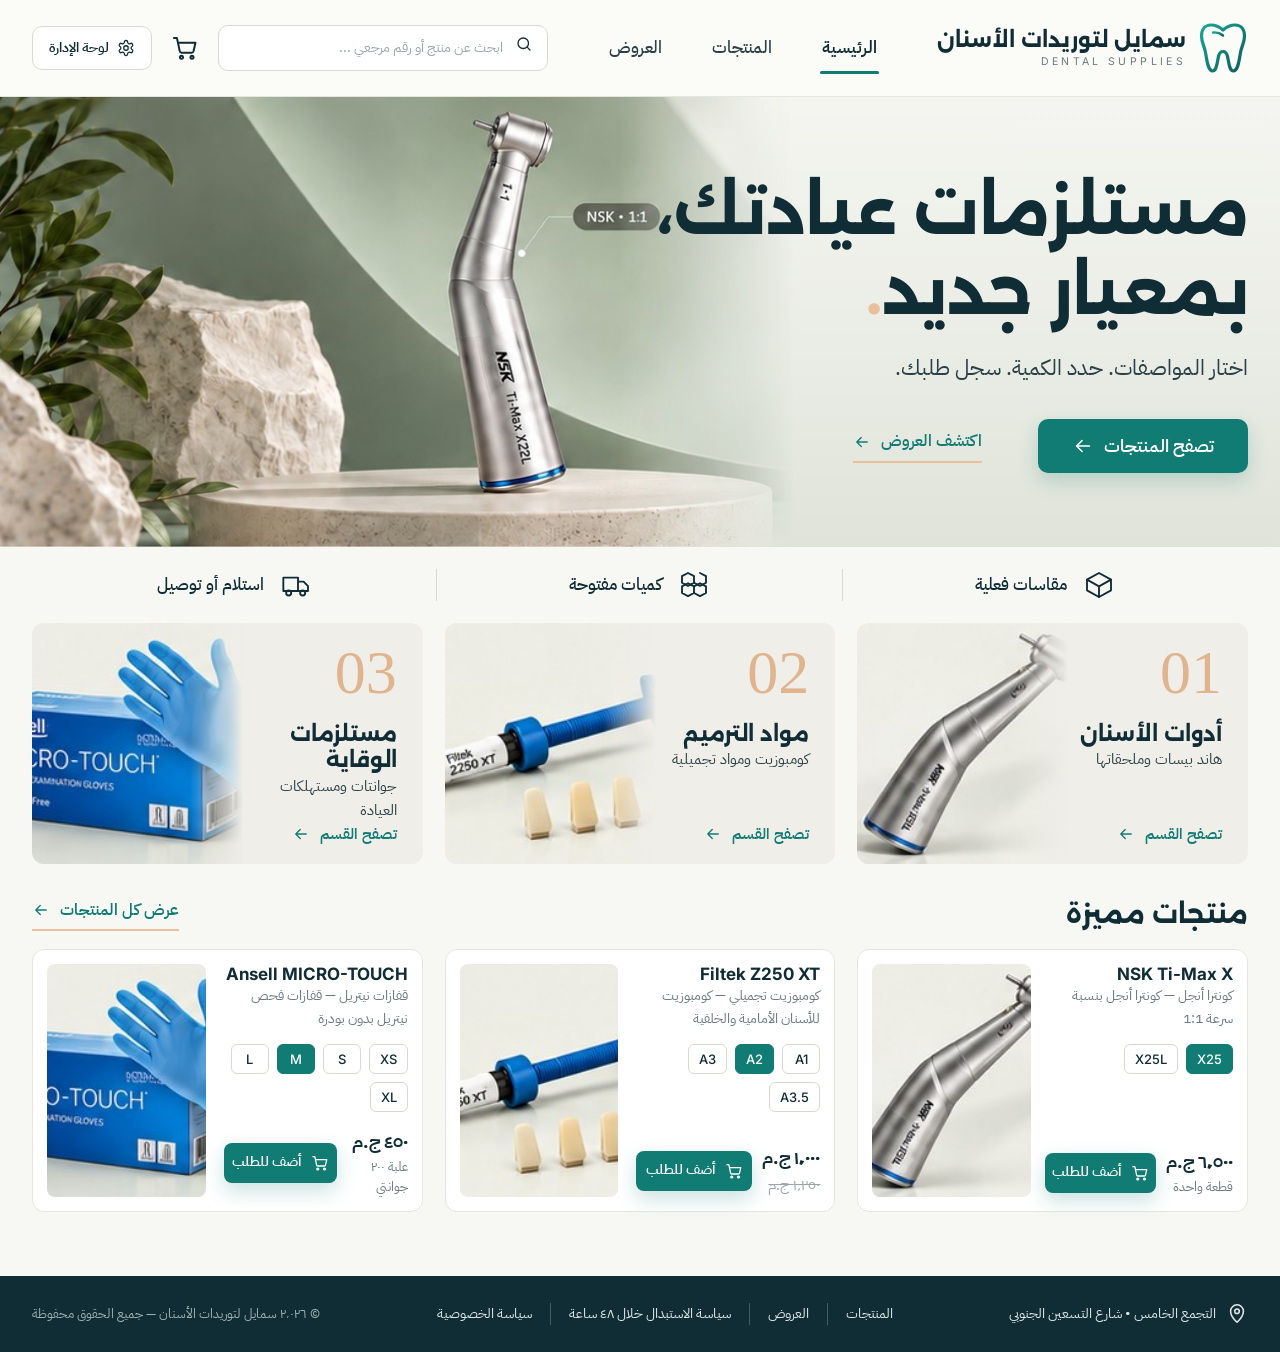
<file: index.html>
<!doctype html>
<html lang="ar" dir="rtl">
<head>
  <meta charset="utf-8">
  <meta name="viewport" content="width=device-width, initial-scale=1">
  <title>سمايل لتوريدات الأسنان</title>
  <meta name="description" content="مستلزمات عيادات الأسنان: أدوات، مواد ترميم ومستلزمات وقاية — استلام من الفرع أو توصيل.">
  <meta name="theme-color" content="#102C35">
  <link rel="icon" type="image/svg+xml" href="assets/images/favicon.svg">
  <link rel="preconnect" href="https://fonts.googleapis.com">
  <link rel="preconnect" href="https://fonts.gstatic.com" crossorigin>
  <link href="https://fonts.googleapis.com/css2?family=Alexandria:wght@400;500;600;700&family=IBM+Plex+Sans+Arabic:wght@400;500;600;700&family=Inter:wght@400;500;600;700&display=swap" rel="stylesheet">
  <link rel="stylesheet" href="assets/css/style.css?v=2">
</head>
<body>
  <div id="app"></div>
  <div class="toasts" id="toasts" aria-live="polite"></div>

  <script src="assets/js/data.js?v=2"></script>
  <script src="assets/js/app.js?v=2"></script>
</body>
</html>
</file>
<file: assets/css/style.css>
/* =========================================================
   سمايل لتوريدات الأسنان — Store styles
   ========================================================= */

/* ---------- Tokens ---------- */
:root {
  --bg: #F7F8F4;
  --surface: #ffffff;
  --ink: #102C35;
  --ink-2: #2a4047;
  --muted: #6b7a7e;
  --line: #e4e7e0;
  --line-2: #d5dbd2;
  --teal: #117C74;
  --teal-d: #0c625c;
  --teal-soft: #e5f0ec;
  --mint: #eef3ef;
  --sage: #e7ebe3;
  --stone: #efefe9;
  --apricot: #EABF9C;
  --apricot-d: #c68a5b;
  --apricot-soft: #f9efe4;
  --blue: #2c5aa0;
  --blue-soft: #e7eefa;
  --red: #b84848;
  --red-soft: #fbebea;
  --r: 14px;
  --r-sm: 10px;
  --shadow: 0 12px 34px rgba(16, 44, 53, .07);
  --shadow-lg: 0 24px 60px rgba(16, 44, 53, .16);
  --f-head: 'Alexandria', 'IBM Plex Sans Arabic', system-ui, sans-serif;
  --f-body: 'IBM Plex Sans Arabic', 'Segoe UI', Tahoma, system-ui, sans-serif;
  --f-lat: 'Inter', 'IBM Plex Sans Arabic', system-ui, sans-serif;
  --container: 1360px;
}

/* ---------- Base ---------- */
*, *::before, *::after { box-sizing: border-box; }
html { scroll-behavior: smooth; }
body {
  margin: 0;
  background: var(--bg);
  color: var(--ink);
  font-family: var(--f-body);
  font-size: 16px;
  line-height: 1.6;
  -webkit-font-smoothing: antialiased;
}
img { max-width: 100%; display: block; }
a { color: inherit; text-decoration: none; }
button, input, select, textarea { font: inherit; color: inherit; }
button { cursor: pointer; background: none; border: 0; padding: 0; }
h1, h2, h3, h4 { font-family: var(--f-head); margin: 0; line-height: 1.25; font-weight: 600; }
p { margin: 0; }
.lat { font-family: var(--f-lat); direction: ltr; unicode-bidi: isolate; }
.container { width: min(var(--container), 100% - 64px); margin-inline: auto; }
.ico { width: 22px; height: 22px; flex: none; fill: none; stroke: currentColor; stroke-width: 1.7; stroke-linecap: round; stroke-linejoin: round; }
.ico.sm { width: 18px; height: 18px; }
.ico.lg { width: 28px; height: 28px; }
.dot { color: var(--apricot); }
.muted { color: var(--muted); }
.sr-only { position: absolute; width: 1px; height: 1px; overflow: hidden; clip: rect(0 0 0 0); white-space: nowrap; }
:focus-visible { outline: 2px solid var(--teal); outline-offset: 2px; }

/* ---------- Buttons ---------- */
.btn {
  display: inline-flex; align-items: center; justify-content: center; gap: 10px;
  height: 50px; padding: 0 28px; border-radius: 10px;
  font-weight: 600; font-size: 16px; transition: .2s ease; white-space: nowrap;
}
.btn-primary { background: var(--teal); color: #fff; box-shadow: 0 8px 20px rgba(17, 124, 116, .22); }
.btn-primary:hover { background: var(--teal-d); }
.btn-outline { border: 1.5px solid var(--ink); color: var(--ink); background: transparent; }
.btn-outline:hover { background: var(--ink); color: #fff; }
.btn-ghost { border: 1px solid var(--line-2); background: var(--surface); }
.btn-ghost:hover { border-color: var(--teal); color: var(--teal); }
.btn-sm { height: 40px; padding: 0 16px; font-size: 14px; border-radius: 8px; }
.btn-block { width: 100%; }
.btn-lg { height: 58px; font-size: 18px; }
.link-arrow {
  display: inline-flex; align-items: center; gap: 10px;
  color: var(--teal); font-weight: 600; padding-bottom: 6px;
  border-bottom: 2px solid var(--apricot);
}
.link-arrow:hover { color: var(--teal-d); }
.icon-btn {
  width: 46px; height: 46px; border-radius: 12px; display: inline-grid; place-items: center;
  position: relative; transition: .2s;
}
.icon-btn:hover { background: var(--mint); }
.icon-btn.boxed { background: var(--stone); }

/* ---------- Header ---------- */
.site-header {
  position: sticky; top: 0; z-index: 40;
  background: rgba(251, 251, 248, .94); backdrop-filter: blur(10px);
  border-bottom: 1px solid var(--line);
}
.header-inner { height: 96px; display: flex; align-items: center; gap: 32px; }
.brand { display: flex; align-items: center; gap: 12px; flex: none; }
.brand-mark { width: 50px; height: 54px; }
.brand-text { display: flex; flex-direction: column; line-height: 1.2; }
.brand-name { font-family: var(--f-head); font-weight: 700; font-size: 21px; }
.brand-sub { font-family: var(--f-lat); font-size: 10.5px; letter-spacing: .32em; color: var(--muted); margin-top: 4px; direction: ltr; text-align: right; }
.main-nav { display: flex; gap: 46px; margin-inline: auto; }
.main-nav a { font-size: 17px; font-weight: 500; padding: 8px 2px; position: relative; color: var(--ink-2); }
.main-nav a::after {
  content: ""; position: absolute; inset-inline: 0; bottom: -4px; height: 3px; border-radius: 3px;
  background: var(--teal); transform: scaleX(0); transition: transform .25s;
}
.main-nav a.active { color: var(--ink); font-weight: 600; }
.main-nav a.active::after, .main-nav a:hover::after { transform: scaleX(1); }
.header-actions { display: flex; align-items: center; gap: 10px; }
.header-search {
  display: flex; align-items: center; gap: 10px; width: 330px; height: 46px;
  border: 1px solid var(--line-2); border-radius: 10px; background: var(--surface); padding: 0 14px;
}
.header-search input { border: 0; outline: 0; flex: 1; background: transparent; font-size: 14px; min-width: 0; }
.header-search input::placeholder { color: #9aa6a8; }
.cart-badge {
  position: absolute; top: 2px; left: 2px; min-width: 20px; height: 20px; padding: 0 5px; border-radius: 999px;
  background: var(--teal); color: #fff; font-size: 11px; font-weight: 700; display: grid; place-items: center;
  font-family: var(--f-lat); border: 2px solid #fbfbf8;
}
.admin-btn {
  display: inline-flex; align-items: center; gap: 8px; height: 44px; padding: 0 16px;
  border: 1px solid var(--line-2); border-radius: 10px; background: var(--surface); font-weight: 600; font-size: 14px;
}
.admin-btn:hover { border-color: var(--teal); color: var(--teal); }
.menu-toggle { display: none; }
.mobile-nav { display: none; }

/* ---------- Footer ---------- */
.site-footer { background: var(--ink); color: #dfe8e6; margin-top: 64px; }
.footer-inner { display: flex; align-items: center; gap: 28px; min-height: 76px; padding-block: 18px; flex-wrap: wrap; font-size: 14px; }
.footer-loc { display: inline-flex; align-items: center; gap: 10px; }
.footer-links { display: flex; gap: 0; margin-inline: auto; flex-wrap: wrap; }
.footer-links a { padding: 0 18px; border-inline-start: 1px solid rgba(255, 255, 255, .22); }
.footer-links a:first-child { border: 0; }
.footer-links a:hover { color: var(--apricot); }
.footer-copy { color: #9fb2b1; font-size: 13px; }

/* ---------- Page heads ---------- */
.page { padding-top: 34px; }
.breadcrumb { display: flex; align-items: center; gap: 8px; font-size: 14px; color: var(--muted); flex-wrap: wrap; }
.breadcrumb a:hover { color: var(--teal); }
.breadcrumb .ico { width: 14px; height: 14px; }
.page-title { font-size: 46px; font-weight: 700; margin-top: 14px; }
.section-title { font-size: 26px; font-weight: 700; }
.section-head { display: flex; align-items: center; justify-content: space-between; gap: 16px; margin-bottom: 18px; }

/* ---------- Home: hero ---------- */
.hero {
  position: relative; overflow: hidden; min-height: 450px;
  background: linear-gradient(180deg, #f4f5f0 0%, #e9ece4 60%, #dfe3d9 100%);
}
.hero-media {
  position: absolute; inset-block: 0; left: 0; width: 62%;
  background: url(../images/hero-handpiece.jpg) left center / cover no-repeat;
  -webkit-mask-image: linear-gradient(to left, transparent 0%, #000 22%);
          mask-image: linear-gradient(to left, transparent 0%, #000 22%);
}
.hero-inner { position: relative; min-height: 450px; display: flex; align-items: center; }
.hero-copy { max-width: 660px; padding-block: 56px; }
.hero h1 { font-size: 66px; font-weight: 700; line-height: 1.22; letter-spacing: -.5px; }
.hero p { font-size: 22px; color: var(--ink-2); margin-top: 18px; }
.hero-cta { display: flex; align-items: center; gap: 56px; margin-top: 34px; flex-wrap: wrap; }
.hero-cta .btn { height: 54px; padding: 0 34px; font-size: 18px; }

.features-strip { display: grid; grid-template-columns: repeat(3, 1fr); padding-block: 22px; }
.features-strip .feat { display: flex; align-items: center; justify-content: center; gap: 16px; font-size: 17px; font-weight: 500; }
.features-strip .feat + .feat { border-inline-start: 1px solid var(--line-2); }
.features-strip .ico { width: 32px; height: 32px; stroke-width: 1.4; }

/* ---------- Home: categories ---------- */
.cat-grid { display: grid; grid-template-columns: repeat(3, 1fr); gap: 22px; }
.cat-card {
  position: relative; display: flex; align-items: stretch; min-height: 196px; overflow: hidden;
  background: #efeee8; border-radius: 12px; transition: .25s;
}
.cat-card:hover { transform: translateY(-3px); box-shadow: var(--shadow); }
.cat-card .cat-info { position: relative; z-index: 1; padding: 18px 26px 18px 0; display: flex; flex-direction: column; flex: 1; }
.cat-num { font-family: Georgia, 'Times New Roman', serif; font-size: 62px; line-height: 1; color: #dfb48e; }
.cat-card h3 { font-size: 21px; font-weight: 700; margin-top: 18px; }
.cat-card p { color: var(--ink-2); font-size: 15px; }
.cat-card .link-arrow { border: 0; padding: 0; margin-top: auto; font-size: 15px; }
.cat-card .cat-img { width: 54%; flex: none; object-fit: cover; -webkit-mask-image: linear-gradient(to left, transparent, #000 25%); mask-image: linear-gradient(to left, transparent, #000 25%); }

/* ---------- Product chips / variants ---------- */
.chips { display: flex; flex-wrap: wrap; gap: 8px; }
.chip {
  min-width: 38px; height: 30px; padding: 0 10px; border-radius: 6px;
  border: 1px solid var(--line-2); background: var(--surface); font-family: var(--f-lat); font-size: 13px; font-weight: 500;
  display: inline-grid; place-items: center; transition: .15s;
}
button.chip:hover { border-color: var(--teal); color: var(--teal); }
.chip.active { background: var(--teal); border-color: var(--teal); color: #fff; }
.chip.static { background: var(--stone); border-color: transparent; }

/* ---------- Home: featured ---------- */
.feat-grid { display: grid; grid-template-columns: repeat(3, 1fr); gap: 22px; }
.feat-card {
  display: flex; gap: 18px; padding: 14px; background: var(--surface); border: 1px solid var(--line); border-radius: 12px;
}
.feat-card .fc-info { flex: 1; display: flex; flex-direction: column; min-width: 0; }
.feat-card h3 { font-family: var(--f-lat); font-size: 17px; font-weight: 700; direction: ltr; text-align: right; }
.feat-card .fc-sub { color: var(--muted); font-size: 14px; }
.feat-card .chips { margin-top: 14px; }
.feat-card .fc-foot { display: flex; align-items: center; justify-content: space-between; gap: 10px; margin-top: auto; padding-top: 16px; }
.feat-card .fc-img { width: 44%; flex: none; border-radius: 8px; overflow: hidden; background: var(--sage); }
.feat-card .fc-img img { width: 100%; height: 100%; object-fit: cover; min-height: 150px; }
.price { font-weight: 700; font-size: 18px; white-space: nowrap; }
.price-old { color: #9aa5a6; text-decoration: line-through; font-size: 15px; white-space: nowrap; }
.price-note { color: var(--muted); font-size: 12.5px; }

/* ---------- Catalog ---------- */
.catalog-banner { position: relative; overflow: hidden; background: #f5f6f2; min-height: 168px; }
.catalog-banner::before {
  content: ""; position: absolute; inset-block: 0; left: 0; width: 72%;
  background: url(../images/catalog-banner.jpg) left center / cover no-repeat;
  -webkit-mask-image: linear-gradient(to left, transparent, #000 35%); mask-image: linear-gradient(to left, transparent, #000 35%);
}
.catalog-banner .container { position: relative; padding-block: 30px 22px; }
.catalog-banner .page-title { margin-top: 10px; }
.catalog-banner .count { color: var(--ink-2); margin-top: 4px; }
.catalog-layout { display: grid; grid-template-columns: 286px 1fr; gap: 30px; margin-top: 18px; align-items: start; }
.side-card { background: var(--surface); border: 1px solid var(--line); border-radius: 12px; padding: 20px 14px; position: sticky; top: 116px; }
.side-card h3 { display: flex; align-items: center; gap: 12px; font-size: 18px; padding: 4px 10px 16px; }
.cat-list { list-style: none; margin: 0; padding: 0; display: grid; gap: 4px; }
.cat-list button {
  width: 100%; display: flex; align-items: center; gap: 14px; padding: 12px 14px; border-radius: 8px; font-size: 15.5px; text-align: right;
}
.cat-list button:hover { background: var(--mint); }
.cat-list button.active { background: var(--teal-soft); font-weight: 600; }
.cat-list .cnt { margin-inline-start: auto; font-size: 13px; color: var(--muted); font-family: var(--f-lat); }
.side-sep { height: 1px; background: var(--line); margin: 16px 10px; }
.toggle-row { display: flex; align-items: center; gap: 14px; padding: 6px 14px; cursor: pointer; font-size: 15.5px; }
.toggle-row .switch { margin-inline-start: auto; }
.switch { position: relative; width: 48px; height: 26px; flex: none; }
.switch input { position: absolute; opacity: 0; inset: 0; cursor: pointer; margin: 0; }
.switch span { position: absolute; inset: 0; background: #dfe3dd; border-radius: 999px; transition: .2s; pointer-events: none; }
.switch span::after { content: ""; position: absolute; top: 3px; right: 3px; width: 20px; height: 20px; border-radius: 50%; background: #fff; box-shadow: 0 1px 3px rgba(0,0,0,.2); transition: .2s; }
.switch input:checked + span { background: var(--teal); }
.switch input:checked + span::after { transform: translateX(-22px); }

.catalog-tools { display: flex; gap: 16px; margin-bottom: 20px; }
.search-box {
  flex: 1; display: flex; align-items: center; gap: 12px; height: 50px; padding: 0 16px;
  background: var(--surface); border: 1px solid var(--line-2); border-radius: 10px;
}
.search-box input { flex: 1; border: 0; outline: 0; background: transparent; min-width: 0; }
.select {
  height: 50px; padding: 0 16px 0 40px; border: 1px solid var(--line-2); border-radius: 10px; background: var(--surface);
  appearance: none; -webkit-appearance: none; min-width: 220px; cursor: pointer;
  background-image: url("data:image/svg+xml,%3Csvg xmlns='http://www.w3.org/2000/svg' viewBox='0 0 24 24' fill='none' stroke='%23102C35' stroke-width='2' stroke-linecap='round'%3E%3Cpath d='m6 9 6 6 6-6'/%3E%3C/svg%3E");
  background-repeat: no-repeat; background-size: 18px; background-position: left 14px center;
}
.prod-grid { display: grid; grid-template-columns: repeat(3, 1fr); gap: 22px; }
.prod-card {
  display: flex; flex-direction: column; background: var(--surface); border: 1px solid var(--line); border-radius: 12px; padding: 8px 8px 16px; transition: .25s;
}
.prod-card:hover { box-shadow: var(--shadow); transform: translateY(-3px); }
.prod-card .pc-img { position: relative; border-radius: 8px; overflow: hidden; aspect-ratio: 1.24; background: var(--sage); }
.prod-card .pc-img img { width: 100%; height: 100%; object-fit: cover; transition: transform .5s; }
.prod-card:hover .pc-img img { transform: scale(1.04); }
.badge-offer {
  position: absolute; top: 12px; left: 12px; display: inline-flex; align-items: center; gap: 6px;
  background: var(--apricot-soft); color: var(--ink); font-weight: 600; font-size: 13px; padding: 5px 12px; border-radius: 999px; border: 1px solid #f0d2b6;
}
.prod-card .pc-body { padding: 14px 8px 0; display: flex; flex-direction: column; flex: 1; }
.tag { display: inline-block; align-self: flex-start; background: var(--mint); color: var(--teal-d); font-size: 12.5px; padding: 2px 12px; border-radius: 999px; }
.prod-card .pc-brand { font-family: var(--f-lat); font-weight: 700; margin-top: 12px; }
.prod-card h3 { font-size: 21px; font-weight: 700; }
.prod-card .pc-model { font-family: var(--f-lat); color: var(--ink-2); direction: ltr; text-align: right; }
.prod-card .chips { margin-top: 12px; }
.prod-card .pc-price { display: flex; align-items: flex-end; justify-content: space-between; margin-top: 18px; min-height: 48px; }
.prod-card .pc-price .price { font-size: 22px; }
.prod-card .btn { margin-top: 16px; }
.empty { text-align: center; padding: 60px 20px; color: var(--muted); background: var(--surface); border: 1px dashed var(--line-2); border-radius: 12px; }
.empty .ico { width: 42px; height: 42px; margin: 0 auto 10px; color: var(--teal); }
.help-strip {
  display: grid; grid-template-columns: 1fr 1fr; margin-top: 30px; padding: 20px; background: var(--surface); border: 1px solid var(--line); border-radius: 12px;
}
.help-strip a { display: flex; align-items: center; justify-content: center; gap: 16px; }
.help-strip a + a { border-inline-start: 1px solid var(--line); }
.help-strip strong { display: block; font-family: var(--f-head); font-weight: 600; }
.help-strip small { color: var(--muted); }

/* ---------- Product detail ---------- */
.pd-layout { display: grid; grid-template-columns: 480px 1fr; gap: 34px; margin-top: 24px; align-items: start; }
.pd-gallery .pd-main { border-radius: 14px; overflow: hidden; aspect-ratio: 1.24; background: var(--sage); }
.pd-gallery .pd-main img { width: 100%; height: 100%; object-fit: cover; }
.pd-thumbs { display: flex; gap: 12px; margin-top: 14px; }
.pd-thumbs button { flex: 1 1 0; max-width: 168px; min-width: 0; aspect-ratio: 1.32; border-radius: 10px; overflow: hidden; border: 2px solid transparent; opacity: .85; transition: .2s; }
.pd-thumbs button img { width: 100%; height: 100%; object-fit: cover; }
.pd-thumbs button.active { border-color: var(--teal); opacity: 1; box-shadow: 0 0 0 3px rgba(17, 124, 116, .14); }
.pd-brand { font-family: var(--f-lat); color: var(--teal); font-weight: 700; font-size: 22px; margin-top: 18px; border-bottom: 2px solid var(--teal); display: inline-block; line-height: 1.2; }
.pd-info h1 { font-size: 38px; font-weight: 700; margin-top: 8px; }
.pd-model { font-family: var(--f-lat); font-size: 28px; font-weight: 500; direction: ltr; text-align: right; }
.pd-desc { color: var(--ink-2); margin-top: 14px; padding-bottom: 18px; border-bottom: 1px solid var(--line); }
.pd-price { display: flex; align-items: baseline; gap: 14px; margin-top: 16px; }
.pd-price .price { font-size: 32px; }
.pd-unit { color: var(--ink-2); font-size: 14px; }
.field-label { font-weight: 600; margin: 18px 0 10px; display: block; }
.variant-row { display: flex; flex-wrap: wrap; gap: 10px; }
.variant-btn {
  min-width: 82px; height: 46px; padding: 0 18px; border: 1px solid var(--line-2); border-radius: 8px; background: var(--surface);
  font-family: var(--f-lat); font-weight: 500; transition: .15s;
}
.variant-btn:hover { border-color: var(--teal); }
.variant-btn.active { background: var(--teal); border-color: var(--teal); color: #fff; }
.variant-note { font-size: 13px; color: var(--muted); margin-top: 8px; }
.qty-row { display: flex; align-items: center; justify-content: space-between; margin-top: 18px; }
.qty { display: inline-flex; align-items: center; border: 1px solid var(--line-2); border-radius: 10px; background: var(--surface); height: 46px; overflow: hidden; }
.qty button { width: 44px; height: 100%; display: grid; place-items: center; }
.qty button:hover { background: var(--mint); }
.qty input { width: 56px; text-align: center; border: 0; outline: 0; background: transparent; font-family: var(--f-lat); font-weight: 600; -moz-appearance: textfield; }
.qty input::-webkit-outer-spin-button, .qty input::-webkit-inner-spin-button { -webkit-appearance: none; margin: 0; }
.qty.lg { width: 190px; justify-content: space-between; }
.qty.sm { height: 42px; }
.qty.sm button { width: 38px; }
.qty.sm input { width: 46px; }
.note-box {
  display: flex; align-items: center; gap: 14px; padding: 14px 18px; border-radius: 10px; font-size: 14.5px;
  background: var(--apricot-soft); border: 1px solid #f0dcc6;
}
.note-box.mint { background: var(--mint); border-color: #d9e7df; color: var(--teal-d); }
.accordion { border: 1px solid var(--line); border-radius: 10px; background: var(--surface); margin-top: 18px; overflow: hidden; }
.acc-item + .acc-item { border-top: 1px solid var(--line); }
.acc-head { width: 100%; display: flex; align-items: center; gap: 14px; padding: 16px 20px; font-weight: 600; font-size: 16px; }
.acc-head .chev { margin-inline-start: auto; transition: transform .25s; }
.acc-item.open .chev { transform: rotate(180deg); }
.acc-body { display: none; padding: 0 20px 18px 20px; padding-inline-start: 56px; color: var(--ink-2); font-size: 15px; }
.acc-item.open .acc-body { display: block; }
.acc-body ul { margin: 0; padding-inline-start: 18px; }

/* ---------- Offers ---------- */
.offer-hero {
  position: relative; display: grid; grid-template-columns: 1fr 1fr; min-height: 370px; margin-top: 12px; border-radius: 6px; overflow: hidden;
  background: linear-gradient(135deg, #17363b 0%, #102C35 70%);
  color: #fff;
}
.offer-hero .oh-media { background: url(../images/offer-banner.jpg) left center / cover no-repeat; -webkit-mask-image: linear-gradient(to left, transparent 0, #000 30%); mask-image: linear-gradient(to left, transparent 0, #000 30%); order: 2; }
.offer-hero .oh-copy { padding: 54px 60px; display: flex; flex-direction: column; justify-content: center; }
.offer-hero h1 { font-size: 52px; font-weight: 700; }
.offer-hero p { font-size: 22px; color: #e0ebe8; margin-top: 6px; }
.offer-hero .gold { color: var(--apricot); font-weight: 600; font-size: 18px; margin-top: 10px; }
.oh-deal { display: flex; align-items: center; gap: 26px; margin-top: 26px; }
.oh-pct { font-family: var(--f-head); font-weight: 600; color: var(--apricot); font-size: 76px; line-height: 1; padding-inline: 26px; border-inline: 1px solid rgba(255,255,255,.25); }
.oh-deal small { font-size: 18px; color: #e0ebe8; line-height: 1.4; }
.center-head { text-align: center; margin: 40px 0 26px; }
.center-head h2 { font-size: 44px; font-weight: 700; }
.gold-line { display: flex; align-items: center; justify-content: center; gap: 24px; color: var(--apricot-d); font-family: var(--f-head); font-weight: 600; font-size: 22px; margin-top: 6px; }
.gold-line::before, .gold-line::after { content: ""; width: 120px; height: 1px; background: var(--apricot); }
.offer-card {
  display: grid; grid-template-columns: 280px 1fr minmax(0, 560px); gap: 28px; align-items: center;
  background: var(--surface); border: 1px solid var(--line); border-radius: 12px; padding: 14px; margin-bottom: 18px;
}
.offer-card .oc-price { padding: 10px 18px; border-inline-end: 1px solid var(--line); display: flex; flex-direction: column; gap: 6px; }
.offer-card .oc-price .lbl { color: var(--ink-2); font-size: 15px; }
.offer-card .oc-price .price-old { font-size: 20px; text-decoration-color: var(--red); }
.offer-card .oc-price .price { font-size: 34px; color: var(--teal); }
.offer-card .oc-price .btn { margin-top: 10px; }
.offer-card .oc-brand { font-family: var(--f-lat); font-weight: 800; color: #d42a2a; font-size: 24px; letter-spacing: -1px; }
.offer-card .oc-brand.plain { color: var(--teal); letter-spacing: 0; }
.offer-card h3 { font-family: var(--f-lat); font-size: 32px; font-weight: 700; direction: ltr; text-align: right; }
.offer-card .oc-desc { color: var(--ink-2); font-size: 17px; }
.offer-card .oc-img { border-radius: 8px; overflow: hidden; height: 244px; }
.offer-card .oc-img img { width: 100%; height: 100%; object-fit: cover; }
.shade-row { display: flex; gap: 10px; margin-top: 16px; flex-wrap: wrap; }
.shade {
  width: 84px; height: 92px; border: 1px solid var(--line-2); border-radius: 8px; display: flex; flex-direction: column; align-items: center; justify-content: center; gap: 6px; background: var(--surface); transition: .15s;
}
.shade:hover, .shade.active { border-color: var(--teal); box-shadow: 0 0 0 2px rgba(17,124,116,.15); }
.shade-tooth { width: 28px; height: 36px; border-radius: 40% 40% 46% 46% / 30% 30% 70% 70%; box-shadow: inset 0 -6px 8px rgba(0,0,0,.08); }
.shade span { font-family: var(--f-lat); font-size: 13px; }
.info-strip {
  display: flex; align-items: center; justify-content: center; gap: 22px; text-align: center; padding: 24px; margin-top: 14px;
  background: var(--sage); border-radius: 12px;
}
.info-strip .circ { width: 50px; height: 50px; border-radius: 50%; background: var(--apricot); display: grid; place-items: center; flex: none; }
.info-strip strong { font-family: var(--f-head); font-size: 20px; font-weight: 600; display: block; }
.info-strip small { color: var(--ink-2); font-size: 14px; }

/* ---------- Cart ---------- */
.cart-layout { display: grid; grid-template-columns: 1fr 412px; gap: 30px; align-items: start; margin-top: 8px; }
.cart-count { font-size: 18px; margin-top: 4px; }
.cart-list { display: grid; gap: 16px; }
.cart-item {
  display: grid; grid-template-columns: 200px 1fr auto; gap: 26px; padding: 12px; padding-inline-end: 24px;
  background: var(--surface); border: 1px solid var(--line); border-radius: 12px; align-items: center;
}
.cart-item .ci-img { border-radius: 8px; overflow: hidden; height: 166px; background: var(--sage); }
.cart-item .ci-img img { width: 100%; height: 100%; object-fit: cover; }
.cart-item h3 { font-size: 19px; font-weight: 700; }
.cart-item .ci-sub { color: var(--muted); font-size: 14.5px; }
.ci-row { display: flex; align-items: center; gap: 34px; margin-top: 16px; flex-wrap: wrap; }
.ci-variant { height: 42px; min-width: 180px; }
.ci-unit small, .ci-total small { display: block; color: var(--muted); font-size: 13px; }
.ci-unit strong, .ci-total strong { font-size: 18px; }
.ci-total { margin-inline-start: auto; text-align: left; }
.ci-note { font-size: 13px; color: var(--muted); margin-top: 6px; }
.remove-btn { align-self: start; width: 34px; height: 34px; display: grid; place-items: center; border-radius: 8px; color: var(--muted); }
.remove-btn:hover { background: var(--red-soft); color: var(--red); }
.summary-card { background: var(--surface); border: 1px solid var(--line); border-radius: 14px; padding: 30px; box-shadow: var(--shadow); position: sticky; top: 116px; }
.summary-card h2 { font-size: 24px; margin-bottom: 18px; }
.sum-row { display: flex; justify-content: space-between; align-items: center; padding: 16px 0; border-bottom: 1px solid var(--line); font-size: 16px; }
.sum-row strong { font-size: 19px; }
.sum-row.total { border: 0; font-weight: 700; }
.sum-row.total strong { font-size: 24px; }
.summary-card .btn { margin-top: 10px; }
.summary-card .note-box { margin-top: 16px; }
.summary-card .continue { display: flex; justify-content: center; gap: 10px; color: var(--teal); font-weight: 600; margin-top: 16px; padding-top: 18px; border-top: 1px solid var(--line); }
.trust-strip { background: #f1f2ed; margin-top: 30px; }
.trust-strip .container { display: grid; grid-template-columns: repeat(4, 1fr); padding-block: 26px; }
.trust { display: flex; align-items: center; justify-content: center; gap: 16px; }
.trust + .trust { border-inline-start: 1px solid var(--line-2); }
.trust .ico { width: 36px; height: 36px; stroke-width: 1.4; }
.trust strong { display: block; font-family: var(--f-head); font-weight: 600; }
.trust small { color: var(--muted); font-size: 13.5px; }

/* ---------- Checkout ---------- */
.checkout-top { position: relative; text-align: center; padding-top: 30px; }
.checkout-top h1 { font-size: 44px; font-weight: 700; }
.checkout-tooth { position: absolute; top: 0; left: 0; width: 240px; height: 210px; border-radius: 0 0 0 0; object-fit: cover; -webkit-mask-image: radial-gradient(ellipse at 60% 40%, #000 55%, transparent 75%); mask-image: radial-gradient(ellipse at 60% 40%, #000 55%, transparent 75%); }
.checkout-tag { position: absolute; top: 60px; right: 0; text-align: right; color: var(--ink-2); border-inline-start: 3px solid var(--apricot); padding-inline-start: 14px; font-size: 15px; line-height: 1.6; }
.stepper { display: flex; align-items: flex-start; justify-content: center; gap: 0; margin: 22px auto 36px; max-width: 560px; }
.step { display: flex; flex-direction: column; align-items: center; gap: 8px; width: 120px; font-size: 15px; color: var(--muted); position: relative; }
.step .circle { width: 34px; height: 34px; border-radius: 50%; display: grid; place-items: center; background: var(--stone); color: var(--muted); border: 2px solid transparent; }
.step.done .circle { background: var(--teal-soft); color: var(--teal); }
.step.current .circle { background: #fff; border-color: var(--teal); color: var(--teal); box-shadow: 0 0 0 4px var(--teal-soft); }
.step.done, .step.current { color: var(--ink); font-weight: 600; }
.step-line { flex: 1; height: 2px; margin-top: 17px; background: var(--teal); }
.step-line.pending { background: none; border-top: 2px dotted var(--line-2); }
.checkout-layout { display: grid; grid-template-columns: 1.25fr 1fr; gap: 30px; align-items: start; }
.panel { background: var(--surface); border: 1px solid var(--line); border-radius: 14px; padding: 28px; }
.panel h2 { font-size: 26px; margin-bottom: 22px; }
.method-row { display: grid; grid-template-columns: 1fr 1fr; gap: 16px; margin-bottom: 20px; }
.method {
  display: flex; align-items: center; gap: 16px; padding: 18px 20px; border: 1px solid var(--line-2); border-radius: 10px; cursor: pointer; transition: .2s; background: var(--surface);
}
.method input { position: absolute; opacity: 0; pointer-events: none; }
.method .radio { width: 24px; height: 24px; border-radius: 50%; border: 2px solid var(--line-2); margin-inline-start: auto; flex: none; position: relative; }
.method strong { display: block; font-size: 17px; }
.method small { color: var(--muted); }
.method .ico { width: 34px; height: 34px; stroke-width: 1.4; }
.method.active { border-color: var(--teal); background: #f2f8f6; box-shadow: 0 0 0 1px var(--teal); }
.method.active .radio { border-color: var(--teal); }
.method.active .radio::after { content: ""; position: absolute; inset: 4px; border-radius: 50%; background: var(--teal); }
.form-grid { display: grid; grid-template-columns: 1fr 1fr; gap: 18px 16px; }
.form-grid .full { grid-column: 1 / -1; }
.field label { display: block; font-weight: 600; margin-bottom: 8px; }
.field label small { font-weight: 400; color: var(--muted); }
.input, .textarea {
  width: 100%; height: 50px; padding: 0 16px; border: 1px solid var(--line-2); border-radius: 8px; background: var(--surface); outline: 0; transition: .2s;
}
.textarea { height: auto; min-height: 80px; padding: 12px 16px; resize: vertical; }
.input:focus, .textarea:focus, .select:focus { border-color: var(--teal); box-shadow: 0 0 0 3px rgba(17,124,116,.12); }
.input::placeholder, .textarea::placeholder { color: #a0aaab; }
.field.error .input, .field.error .textarea, .field.error .select { border-color: var(--red); }
.field .err { display: none; color: var(--red); font-size: 13px; margin-top: 6px; }
.field.error .err { display: block; }
.field .select { width: 100%; }
.check-row { display: flex; align-items: center; gap: 12px; margin: 22px 0 18px; font-size: 15px; cursor: pointer; }
.check-row input { width: 22px; height: 22px; accent-color: var(--teal); flex: none; }
.check-row a { color: var(--teal); text-decoration: underline; }
.check-row.error { color: var(--red); }
.co-items { display: grid; gap: 12px; }
.co-item { display: grid; grid-template-columns: 50px 1fr 160px; gap: 16px; align-items: center; background: #f5f6f2; border-radius: 10px; padding: 10px; }
.co-item .qtyx { font-family: var(--f-lat); text-align: center; }
.co-item h4 { font-size: 16px; font-weight: 700; }
.co-item .meta { color: var(--ink-2); font-size: 14px; }
.co-item .price { color: var(--teal); font-size: 17px; }
.co-item img { width: 100%; height: 108px; object-fit: cover; border-radius: 8px; }
.co-total { background: var(--apricot-soft); border-radius: 10px; padding: 18px 20px; display: flex; justify-content: space-between; align-items: center; margin-top: 8px; }
.co-total strong { font-size: 24px; }
.co-total span { font-weight: 700; font-size: 18px; }

/* ---------- Confirmation ---------- */
.confirm-wrap { position: relative; overflow: hidden; padding: 34px 0 20px; }
.confirm-side { position: absolute; top: 0; height: 100%; width: 28%; object-fit: cover; pointer-events: none; }
.confirm-side.left { left: 0; -webkit-mask-image: linear-gradient(to left, transparent, #000 40%); mask-image: linear-gradient(to left, transparent, #000 40%); }
.confirm-side.right { right: 0; -webkit-mask-image: linear-gradient(to right, transparent, #000 40%); mask-image: linear-gradient(to right, transparent, #000 40%); }
.confirm-center { position: relative; z-index: 1; max-width: 650px; margin: 0 auto; text-align: center; }
.check-badge { width: 100px; height: 100px; margin: 0 auto; border-radius: 28px; background: var(--sage); display: grid; place-items: center; }
.check-badge div { width: 64px; height: 64px; border-radius: 50%; border: 3px solid var(--teal); display: grid; place-items: center; color: var(--teal); }
.check-badge .ico { width: 34px; height: 34px; stroke-width: 2.4; }
.confirm-center h1 { font-size: 40px; font-weight: 700; margin-top: 22px; }
.confirm-center > p { font-size: 20px; color: var(--ink-2); margin-top: 4px; }
.order-no { display: inline-flex; gap: 10px; background: var(--sage); border-radius: 8px; padding: 8px 20px; margin-top: 16px; font-weight: 600; }
.confirm-card { background: rgba(255,255,255,.96); border: 1px solid var(--line); border-radius: 16px; padding: 24px; margin-top: 22px; text-align: right; box-shadow: var(--shadow); }
.confirm-card h2 { font-size: 18px; margin-bottom: 10px; }
.mini-table { width: 100%; border-collapse: collapse; font-size: 14.5px; }
.mini-table th { font-weight: 500; color: var(--muted); font-size: 13px; text-align: right; padding: 6px 4px; border-bottom: 1px solid var(--line); }
.mini-table td { padding: 10px 4px; border-bottom: 1px solid var(--line); vertical-align: middle; }
.mini-table .pcell { display: flex; align-items: center; gap: 12px; }
.mini-table .pcell img { width: 96px; height: 52px; object-fit: cover; border-radius: 6px; }
.mini-table .pcell strong { font-family: var(--f-lat); display: block; font-size: 14px; }
.mini-table .pcell small { color: var(--ink-2); }
.mini-table .num { font-family: var(--f-lat); text-align: center; }
.total-bar { display: flex; justify-content: space-between; align-items: center; background: var(--sage); border-radius: 8px; padding: 14px 20px; margin-top: 14px; font-weight: 700; }
.total-bar strong { font-size: 21px; }
.method-line { display: flex; align-items: center; gap: 12px; margin-top: 20px; }
.method-line strong { display: block; }
.method-line small { color: var(--ink-2); }
.progress { display: grid; grid-template-columns: repeat(3, 1fr); margin-top: 22px; position: relative; text-align: center; }
.progress::before { content: ""; position: absolute; top: 11px; inset-inline: 16%; height: 2px; background: var(--line-2); }
.progress .pstep { position: relative; display: flex; flex-direction: column; align-items: center; gap: 4px; }
.progress .pdot { width: 24px; height: 24px; border-radius: 50%; background: #fff; border: 2px solid var(--line-2); }
.progress .pstep.on .pdot { border: 7px solid var(--teal); box-shadow: 0 0 0 3px var(--teal-soft); }
.progress strong { font-size: 14.5px; font-weight: 600; }
.progress small { color: var(--muted); font-size: 12.5px; }
.confirm-actions { display: grid; grid-template-columns: 1fr 1fr; gap: 14px; margin-top: 22px; }

/* ---------- Policy ---------- */
.policy-hero { position: relative; overflow: hidden; background: linear-gradient(90deg, #c9d1c4 0%, #dfe6dc 55%, #eef1ec 100%); min-height: 294px; }
.policy-hero::before {
  content: ""; position: absolute; inset-block: 0; left: 0; width: 62%;
  background: url(../images/policy-banner.jpg) left center / cover no-repeat;
  -webkit-mask-image: linear-gradient(to left, transparent, #000 25%); mask-image: linear-gradient(to left, transparent, #000 25%);
}
.policy-hero .container { position: relative; padding-block: 34px; }
.policy-hero h1 { font-size: 52px; font-weight: 700; margin-top: 30px; }
.policy-hero p { font-size: 20px; color: var(--ink-2); max-width: 460px; margin-top: 12px; }
.policy-layout { display: grid; grid-template-columns: 240px 1fr; gap: 50px; margin-top: 30px; align-items: start; }
.policy-nav { background: #f0f1ec; border-radius: 12px; padding: 22px 0; position: sticky; top: 116px; }
.policy-nav h3 { font-size: 17px; padding: 0 22px 12px; }
.policy-nav a { display: block; padding: 12px 22px; font-size: 16px; border-inline-end: 3px solid transparent; }
.policy-nav a:hover { color: var(--teal); }
.policy-nav a.active { background: var(--teal-soft); color: var(--teal); border-inline-end-color: var(--teal); font-weight: 600; }
.policy-sec { display: grid; grid-template-columns: 1fr 560px; gap: 40px; padding: 26px 0; align-items: center; scroll-margin-top: 120px; }
.policy-sec + .policy-sec { border-top: 1px solid var(--line-2); }
.policy-sec.simple { grid-template-columns: 1fr 140px; }
.policy-sec h2 { font-size: 26px; font-weight: 700; margin-bottom: 12px; }
.policy-sec p, .policy-sec li { color: var(--ink-2); font-size: 17px; line-height: 1.9; }
.policy-sec ul { margin: 0; padding-inline-start: 20px; }
.hours-card { display: flex; align-items: center; justify-content: space-between; background: #e9eee9; border-radius: 16px; padding: 28px 40px; }
.hours-card .h-lbl { font-family: var(--f-head); font-weight: 600; font-size: 19px; }
.hours-card .h-num { display: flex; align-items: baseline; gap: 10px; color: var(--teal); }
.hours-card .h-num b { font-family: var(--f-head); font-size: 92px; line-height: 1; font-weight: 700; }
.hours-card .h-num span { font-size: 30px; font-weight: 600; }
.hours-card .h-icon { padding-inline-start: 40px; border-inline-start: 1px solid var(--line-2); }
.policy-ill { width: 96px; height: 96px; margin-inline: auto; }
.policy-foot { display: flex; flex-direction: column; align-items: center; gap: 20px; margin-top: 24px; }
.policy-foot .note-box { width: 100%; justify-content: center; }

/* ---------- Admin ---------- */
.admin-shell { display: grid; grid-template-columns: minmax(0, 1fr) 250px; min-height: 100vh; direction: ltr; }
.admin-shell > * { direction: rtl; }
.admin-side { background: var(--ink); color: #e6efed; display: flex; flex-direction: column; padding: 28px 12px; position: sticky; top: 0; height: 100vh; grid-column: 2; grid-row: 1; }
.admin-side .brand { flex-direction: column; text-align: center; gap: 8px; padding-bottom: 26px; border-bottom: 1px solid rgba(255,255,255,.1); margin-bottom: 26px; }
.admin-side .brand-sub { color: #9db4b1; text-align: center; }
.admin-side .brand-name { font-size: 18px; }
.admin-nav { display: grid; gap: 6px; }
.admin-nav a { display: flex; align-items: center; gap: 14px; padding: 14px 18px; border-radius: 10px; font-weight: 500; color: #dbe6e4; }
.admin-nav a:hover { background: rgba(255,255,255,.06); }
.admin-nav a.active { background: var(--teal); color: #fff; }
.admin-side .side-bottom { margin-top: auto; border-top: 1px solid rgba(255,255,255,.1); padding-top: 18px; }
.admin-main { grid-column: 1; grid-row: 1; min-width: 0; display: flex; flex-direction: column; }
.admin-top { display: flex; align-items: center; justify-content: space-between; height: 84px; padding: 0 36px; border-bottom: 1px solid var(--line); background: #fbfbf8; }
.admin-top h2 { font-size: 18px; }
.admin-content { padding: 30px 36px; flex: 1; display: grid; grid-template-columns: 1fr; gap: 26px; align-items: start; }
.admin-content.with-drawer { grid-template-columns: 1fr 400px; }
.admin-pill { display: inline-block; background: var(--blue-soft); color: var(--blue); font-size: 13px; font-weight: 600; padding: 4px 12px; border-radius: 999px; }
.admin-head h1 { font-size: 44px; font-weight: 700; margin-top: 10px; }
.admin-head p { font-size: 18px; color: var(--ink-2); margin-top: 6px; }
.admin-tools { display: flex; gap: 12px; margin: 26px 0 20px; flex-wrap: wrap; }
.admin-tools .search-box { min-width: 280px; }
.filter-btn { height: 50px; padding: 0 22px; border: 1px solid var(--line-2); border-radius: 10px; background: var(--surface); font-weight: 500; }
.filter-btn:hover { border-color: var(--teal); }
.filter-btn.active { background: var(--teal); color: #fff; border-color: var(--teal); }
.filter-btn .n { font-family: var(--f-lat); font-size: 12px; opacity: .75; margin-inline-start: 4px; }
.table-wrap { background: var(--surface); border: 1px solid var(--line); border-radius: 12px; overflow: auto; }
.data-table { width: 100%; border-collapse: collapse; min-width: 720px; }
.data-table th { background: #eef2ee; text-align: right; font-weight: 600; font-size: 14.5px; padding: 16px 18px; white-space: nowrap; }
.data-table td { padding: 14px 18px; border-top: 1px solid var(--line); vertical-align: middle; }
.data-table tr.selected td { background: #eef6f3; }
.data-table tbody tr { transition: background .15s; }
.data-table tbody tr:hover td { background: #f6f9f7; }
.data-table .ord { font-family: var(--f-lat); font-weight: 700; }
.data-table .amt strong { display: block; font-size: 16px; }
.data-table .amt small { color: var(--muted); font-size: 12px; }
.status { display: inline-flex; align-items: center; gap: 8px; padding: 6px 14px; border-radius: 8px; font-size: 13.5px; font-weight: 600; white-space: nowrap; }
.status::before { content: ""; width: 7px; height: 7px; border-radius: 50%; background: currentColor; }
.st-new { background: var(--apricot-soft); color: #b5672e; }
.st-review { background: var(--blue-soft); color: var(--blue); }
.st-confirmed { background: var(--teal-soft); color: var(--teal-d); }
.st-ready { background: #efeaf8; color: #5b3f9a; }
.st-done { background: #e9ecef; color: #3b4a52; }
.admin-nav .mobile-only { display: none; }
@media (max-width: 860px) { .admin-nav .mobile-only { display: flex; } }
[hidden] { display: none !important; }
.st-cancelled { background: var(--red-soft); color: var(--red); }
.view-btn { display: inline-flex; align-items: center; gap: 8px; height: 38px; padding: 0 14px; border: 1px solid var(--line-2); border-radius: 8px; color: var(--teal); font-weight: 600; font-size: 14px; background: #fff; }
.view-btn:hover { border-color: var(--teal); }
.drawer { background: var(--surface); border: 1px solid var(--line); border-radius: 14px; padding: 24px; box-shadow: var(--shadow); position: sticky; top: 20px; max-height: calc(100vh - 40px); overflow: auto; }
.drawer-head { display: flex; justify-content: space-between; align-items: flex-start; gap: 12px; }
.drawer-head h2 { font-size: 24px; }
.drawer-head p { color: var(--muted); font-size: 14px; }
.drawer .close { width: 36px; height: 36px; display: grid; place-items: center; border-radius: 8px; }
.drawer .close:hover { background: var(--stone); }
.drawer h3 { font-size: 16px; margin: 20px 0 12px; }
.drawer .sep { height: 1px; background: var(--line); margin: 18px 0; }
.d-item { display: grid; grid-template-columns: 1fr 140px; gap: 14px; align-items: center; border: 1px solid var(--line); border-radius: 10px; padding: 12px; margin-bottom: 10px; }
.d-item img { width: 100%; height: 100px; object-fit: cover; border-radius: 8px; }
.d-item h4 { font-size: 15px; }
.d-item .meta { font-size: 13px; color: var(--ink-2); }
.d-item .price { font-size: 16px; margin-top: 6px; display: block; }
.kv { display: grid; grid-template-columns: 110px 1fr; gap: 8px 12px; font-size: 14.5px; }
.kv dt { color: var(--muted); }
.kv dd { margin: 0; font-weight: 500; word-break: break-word; }
.drawer .field { margin-bottom: 14px; }
.drawer .input[readonly] { background: #f3f4f1; color: var(--muted); }
.drawer-img { position: relative; border-radius: 12px; overflow: hidden; height: 186px; background: var(--sage); margin: 18px 0; }
.drawer-img img { width: 100%; height: 100%; object-fit: cover; }
.drawer-img label { position: absolute; bottom: 10px; left: 10px; display: inline-flex; align-items: center; gap: 6px; background: rgba(255,255,255,.92); padding: 6px 12px; border-radius: 8px; font-size: 13px; font-weight: 600; cursor: pointer; }
.drawer-img input { display: none; }
.edit-chips { display: flex; flex-wrap: wrap; gap: 8px; }
.edit-chip { display: inline-flex; align-items: center; gap: 6px; height: 40px; padding: 0 12px; background: #f1f2ee; border-radius: 8px; font-family: var(--f-lat); font-weight: 500; }
.edit-chip button { width: 20px; height: 20px; display: grid; place-items: center; border-radius: 50%; color: var(--muted); }
.edit-chip button:hover { background: var(--red-soft); color: var(--red); }
.add-chip { display: flex; gap: 8px; margin-top: 10px; }
.add-chip .input { height: 40px; }
.two-col { display: grid; grid-template-columns: 1fr 1fr; gap: 12px; }
.var-grid { display: grid; grid-template-columns: 90px 1fr 1fr 30px; gap: 10px; align-items: center; }
.var-grid .input { padding: 0 10px; min-width: 0; }
.gallery-edit { display: grid; grid-template-columns: repeat(4, 1fr); gap: 8px; margin: -6px 0 18px; }
.g-item { position: relative; border-radius: 8px; overflow: hidden; aspect-ratio: 1.2; border: 2px solid transparent; background: var(--sage); }
.g-item.main { border-color: var(--teal); }
.g-item img { width: 100%; height: 100%; object-fit: cover; }
.g-badge, .g-main { position: absolute; bottom: 4px; right: 4px; font-size: 11px; font-weight: 600; padding: 1px 6px; border-radius: 6px; background: var(--teal); color: #fff; }
.g-main { background: rgba(255,255,255,.92); color: var(--ink); }
.g-del { position: absolute; top: 4px; left: 4px; width: 30px; height: 30px; display: grid; place-items: center; border-radius: 50%; background: rgba(255,255,255,.92); color: var(--red); }
.g-del .ico { width: 14px; height: 14px; }
.prod-cell { display: flex; align-items: center; gap: 18px; }
.prod-cell img { width: 200px; height: 126px; object-fit: cover; border-radius: 8px; flex: none; }
.prod-cell strong { display: block; font-size: 16px; }
.prod-cell .chips { margin-top: 10px; }
.money-old { color: #8d999a; text-decoration: line-through; font-family: var(--f-lat); }
.money-new { color: var(--teal); font-weight: 700; font-size: 18px; }
.admin-footer { display: flex; justify-content: space-between; gap: 20px; padding: 18px 36px; border-top: 1px solid var(--line); color: var(--muted); font-size: 14px; flex-wrap: wrap; }

/* ---------- Toasts ---------- */
.toasts { position: fixed; bottom: 24px; left: 24px; z-index: 100; display: grid; gap: 10px; }
.toast {
  display: flex; align-items: center; gap: 12px; background: var(--ink); color: #fff; padding: 14px 18px; border-radius: 12px; box-shadow: var(--shadow-lg);
  font-size: 15px; animation: toastIn .3s ease; max-width: 360px;
}
.toast .ico { color: var(--apricot); }
.toast a { color: var(--apricot); font-weight: 600; margin-inline-start: 8px; }
@keyframes toastIn { from { opacity: 0; transform: translateY(12px); } }

/* ---------- Page transitions ---------- */
.fade-in { animation: fadeIn .35s ease; }
@keyframes fadeIn { from { opacity: 0; transform: translateY(6px); } }

/* ---------- Responsive ---------- */
@media (max-width: 1240px) {
  .header-search { width: 220px; }
  .main-nav { gap: 28px; }
  .offer-card { grid-template-columns: 240px 1fr; }
  .offer-card .oc-img { grid-column: 1 / -1; order: -1; height: 220px; }
  .policy-sec { grid-template-columns: 1fr; }
  .admin-content.with-drawer { grid-template-columns: 1fr; }
  .admin-content.with-drawer .drawer { position: static; max-height: none; order: -1; }
}
@media (max-width: 1100px) {
  .header-search { display: none; }
  .search-toggle { display: inline-grid !important; }
  .prod-grid, .feat-grid { grid-template-columns: repeat(2, 1fr); }
  .cat-grid { grid-template-columns: 1fr 1fr; }
  .pd-layout { grid-template-columns: 1fr; }
  .pd-gallery { order: -1; }
  .cart-layout, .checkout-layout { grid-template-columns: 1fr; }
  .summary-card { position: static; }
  .checkout-tooth, .checkout-tag { display: none; }
  .confirm-side { opacity: .35; }
}
@media (max-width: 860px) {
  .container { width: min(var(--container), 100% - 32px); }
  .header-inner { height: 74px; gap: 12px; }
  .main-nav { display: none; }
  .brand-mark { width: 40px; height: 44px; }
  .brand-name { font-size: 17px; }
  .brand-sub { font-size: 9px; }
  .header-actions { margin-inline-start: auto; gap: 4px; }
  .site-header .admin-btn { display: none; }
  .admin-top .admin-btn span { display: none; }
  .brand-text { min-width: 0; }
  .brand-name { white-space: nowrap; }
  .menu-toggle { display: inline-grid; }
  .mobile-nav { display: none; border-top: 1px solid var(--line); padding: 8px 16px 14px; }
  .mobile-nav.open { display: grid; }
  .mobile-nav a { padding: 12px 6px; font-weight: 500; border-bottom: 1px solid var(--line); }
  .mobile-nav form { display: flex; margin-top: 10px; }
  .mobile-nav .header-search { display: flex; width: 100%; }
  .hero { min-height: 0; }
  .hero-media { position: relative; width: 100%; height: 260px; -webkit-mask-image: linear-gradient(to top, transparent, #000 30%); mask-image: linear-gradient(to top, transparent, #000 30%); }
  .hero-inner { min-height: 0; }
  .hero-copy { padding-block: 10px 36px; }
  .hero h1 { font-size: 40px; }
  .hero p { font-size: 18px; }
  .hero-cta { gap: 24px; }
  .features-strip { grid-template-columns: 1fr; gap: 12px; }
  .features-strip .feat { justify-content: flex-start; }
  .features-strip .feat + .feat { border: 0; }
  .cat-grid, .feat-grid, .prod-grid { grid-template-columns: 1fr; }
  .catalog-layout { grid-template-columns: 1fr; }
  .side-card { position: static; }
  .catalog-tools { flex-direction: column; }
  .select { min-width: 0; width: 100%; }
  .page-title { font-size: 32px; }
  .help-strip { grid-template-columns: 1fr; gap: 16px; }
  .help-strip a + a { border: 0; }
  .offer-hero { grid-template-columns: 1fr; }
  .offer-hero .oh-media { order: -1; min-height: 200px; -webkit-mask-image: linear-gradient(to top, transparent, #000 30%); mask-image: linear-gradient(to top, transparent, #000 30%); }
  .offer-hero .oh-copy { padding: 10px 24px 30px; }
  .offer-hero h1 { font-size: 34px; }
  .oh-pct { font-size: 54px; }
  .oh-deal { flex-wrap: wrap; gap: 16px; }
  .center-head h2 { font-size: 28px; }
  .offer-card { grid-template-columns: 1fr; }
  .offer-card .oc-price { border: 0; padding: 0; }
  .cart-item { grid-template-columns: 1fr; padding: 12px; }
  .cart-item .ci-img { height: 200px; }
  .ci-row { gap: 16px; }
  .remove-btn { position: absolute; }
  .cart-item { position: relative; }
  .cart-item .remove-btn { top: 20px; left: 20px; background: #fff; }
  .trust-strip .container { grid-template-columns: 1fr 1fr; gap: 18px; }
  .trust + .trust { border: 0; }
  .trust { justify-content: flex-start; }
  .checkout-top h1 { font-size: 30px; }
  .method-row, .form-grid { grid-template-columns: 1fr; }
  .co-item { grid-template-columns: 40px 1fr 110px; }
  .confirm-side { display: none; }
  .confirm-center h1 { font-size: 28px; }
  .confirm-actions { grid-template-columns: 1fr; }
  .mini-table .pcell img { display: none; }
  .policy-hero h1 { font-size: 34px; }
  .policy-hero::before { width: 100%; opacity: .35; }
  .policy-layout { grid-template-columns: 1fr; gap: 10px; }
  .policy-nav { position: static; }
  .policy-sec.simple { grid-template-columns: 1fr; }
  .policy-sec.simple .policy-ill { display: none; }
  .hours-card { padding: 20px; }
  .hours-card .h-num b { font-size: 64px; }
  .hours-card .h-icon { padding-inline-start: 20px; }
  .admin-shell { grid-template-columns: minmax(0, 1fr); }
  .admin-side { position: static; height: auto; grid-column: 1; grid-row: 1; padding: 14px; }
  .admin-side .brand { flex-direction: row; text-align: right; padding-bottom: 12px; margin-bottom: 12px; }
  .admin-side .brand-sub { text-align: right; }
  .admin-nav { grid-template-columns: repeat(3, 1fr); }
  .admin-nav a { flex-direction: column; gap: 4px; padding: 10px 6px; font-size: 13px; text-align: center; }
  .admin-side .side-bottom { display: none; }
  .admin-main { grid-row: 2; }
  .admin-top { padding: 0 16px; height: 64px; }
  .admin-content { padding: 20px 16px; }
  .admin-head h1 { font-size: 30px; }
  .prod-cell img { width: 110px; height: 76px; }
  .footer-inner { flex-direction: column; align-items: flex-start; gap: 12px; }
  .footer-links { margin: 0; }
  .footer-links a:first-child { padding-inline-start: 0; }
  .toasts { left: 16px; right: 16px; }
}

/* ---------- Grid safety: let columns shrink below their content ---------- */
.catalog-layout > *, .pd-layout > *, .cart-layout > *, .checkout-layout > *, .admin-content > *,
.policy-layout > *, .offer-card > *, .cart-item > *, .feat-card > *, .admin-main { min-width: 0; }
h1, h2, h3, h4, p, .price, strong { overflow-wrap: anywhere; }
img, video, svg { max-width: 100%; }

/* ---------- Tablet (861–1100) ---------- */
@media (min-width: 861px) and (max-width: 1100px) {
  .main-nav { gap: 22px; }
  .hero h1 { font-size: 52px; }
  .hero-media { width: 55%; }
  .cat-card .cat-img { width: 46%; }
  .feat-card { flex-direction: column-reverse; }
  .feat-card .fc-img { width: 100%; }
  .catalog-layout { grid-template-columns: 240px minmax(0, 1fr); }
  .admin-shell { grid-template-columns: minmax(0, 1fr) 210px; }
}

/* ---------- Phones (≤ 600) ---------- */
@media (max-width: 600px) {
  .admin-tools .search-box { min-width: 0; flex: 1 1 100%; }
  .admin-tools { gap: 8px; }
  .filter-btn { height: 42px; padding: 0 14px; font-size: 14px; }
  .admin-head h1 { font-size: 26px; }
  .admin-head p { font-size: 15px; }
  .drawer { padding: 18px; }
  .d-item { grid-template-columns: 1fr 96px; }
  .d-item img { height: 76px; }
  .two-col { grid-template-columns: 1fr; }
  .var-grid { grid-template-columns: 70px 1fr 1fr 28px; gap: 6px; }
  .gallery-edit { grid-template-columns: repeat(3, 1fr); }
  .kv { grid-template-columns: 90px 1fr; }

  /* tables become stacked cards */
  .table-wrap { background: transparent; border: 0; overflow: visible; }
  .data-table { min-width: 0; }
  .data-table thead { display: none; }
  .data-table, .data-table tbody, .data-table tr, .data-table td { display: block; width: 100% !important; }
  .data-table tr { background: var(--surface); border: 1px solid var(--line); border-radius: 12px; margin-bottom: 12px; padding: 6px 0; }
  .data-table td { border: 0; padding: 8px 14px; display: flex; justify-content: space-between; align-items: center; gap: 12px; }
  .data-table td[data-label]::before { content: attr(data-label); color: var(--muted); font-size: 13px; font-weight: 500; flex: none; }
  .data-table td img { width: 100% !important; height: 150px !important; }
  .data-table td.cell-block { display: block; }
  .data-table tbody tr:hover td, .data-table tr.selected td { background: transparent; }
  .data-table tr.selected { border-color: var(--teal); box-shadow: 0 0 0 1px var(--teal); }

  .center-head h2 { font-size: 24px; }
  .gold-line { font-size: 17px; }
  .gold-line::before, .gold-line::after { width: 50px; }
  .offer-card .oc-img { height: 180px; }
  .offer-card h3 { font-size: 24px; }
  .shade { width: 64px; height: 76px; }
  .info-strip { flex-direction: column; padding: 18px; }
  .info-strip strong { font-size: 17px; }
  .pd-info h1 { font-size: 28px; }
  .pd-model { font-size: 20px; }
  .pd-price .price { font-size: 26px; }
  .variant-btn { min-width: 0; flex: 1 1 60px; padding: 0 10px; }
  .qty.lg { width: 160px; }
  .ci-row { gap: 12px 16px; }
  .ci-variant { min-width: 0; width: 100%; }
  .ci-total { margin-inline-start: 0; }
  .summary-card { padding: 20px; }
  .panel { padding: 18px; }
  .panel h2 { font-size: 22px; }
  .co-item { grid-template-columns: 34px 1fr 84px; gap: 10px; }
  .co-item img { height: 70px; }
  .co-total strong { font-size: 20px; }
  .stepper { margin: 16px auto 24px; }
  .step { width: 84px; font-size: 13px; }
  .confirm-card { padding: 16px; }
  .mini-table { font-size: 13px; }
  .progress strong { font-size: 12.5px; }
  .progress small { display: none; }
  .hours-card { flex-direction: column; align-items: flex-start; gap: 14px; }
  .hours-card .h-icon { border: 0; padding: 0; }
  .policy-sec h2 { font-size: 21px; }
  .policy-sec p, .policy-sec li { font-size: 15.5px; }
  .trust-strip .container { grid-template-columns: 1fr; }
  .section-head { flex-wrap: wrap; }
  .admin-footer { padding: 14px 16px; }
}

/* ---------- Small phones (≤ 380) ---------- */
@media (max-width: 380px) {
  .container { width: calc(100% - 24px); }
  .header-inner { gap: 6px; }
  .brand { gap: 8px; }
  .brand-mark { width: 32px; height: 36px; }
  .brand-name { font-size: 14.5px; }
  .brand-sub { font-size: 8px; letter-spacing: .2em; }
  .icon-btn { width: 40px; height: 40px; }
  .hero h1 { font-size: 32px; }
  .hero p { font-size: 16px; }
  .hero-media { height: 200px; }
  .hero-cta .btn { width: 100%; }
  .page-title, .checkout-top h1 { font-size: 26px; }
  .policy-hero h1 { font-size: 28px; }
  .offer-hero h1 { font-size: 28px; }
  .oh-pct { font-size: 44px; padding-inline: 14px; }
  .cat-card { min-height: 160px; }
  .cat-num { font-size: 44px; }
  .cat-card h3 { font-size: 18px; margin-top: 10px; }
  .cat-card .cat-info { padding: 14px 16px 14px 0; }
  .feat-card { flex-direction: column-reverse; }
  .feat-card .fc-img { width: 100%; }
  .btn { padding: 0 18px; }
  .btn-lg { height: 52px; font-size: 16px; }
  .cart-item .ci-img { height: 160px; }
  .confirm-center h1 { font-size: 24px; }
  .mini-table th:nth-child(2), .mini-table td:nth-child(2) { display: none; }
  .admin-nav a { font-size: 12px; }
  .var-grid { grid-template-columns: 56px 1fr 1fr 26px; }
  .gallery-edit { grid-template-columns: repeat(2, 1fr); }
  .hours-card .h-num b { font-size: 54px; }
  .toast { font-size: 14px; }
}

/* ---------- Print (order summary) ---------- */
@media print {
  .site-header, .site-footer, .confirm-actions, .confirm-side, .toasts, .no-print { display: none !important; }
  body { background: #fff; }
  .confirm-card { box-shadow: none; }
}
</file>
